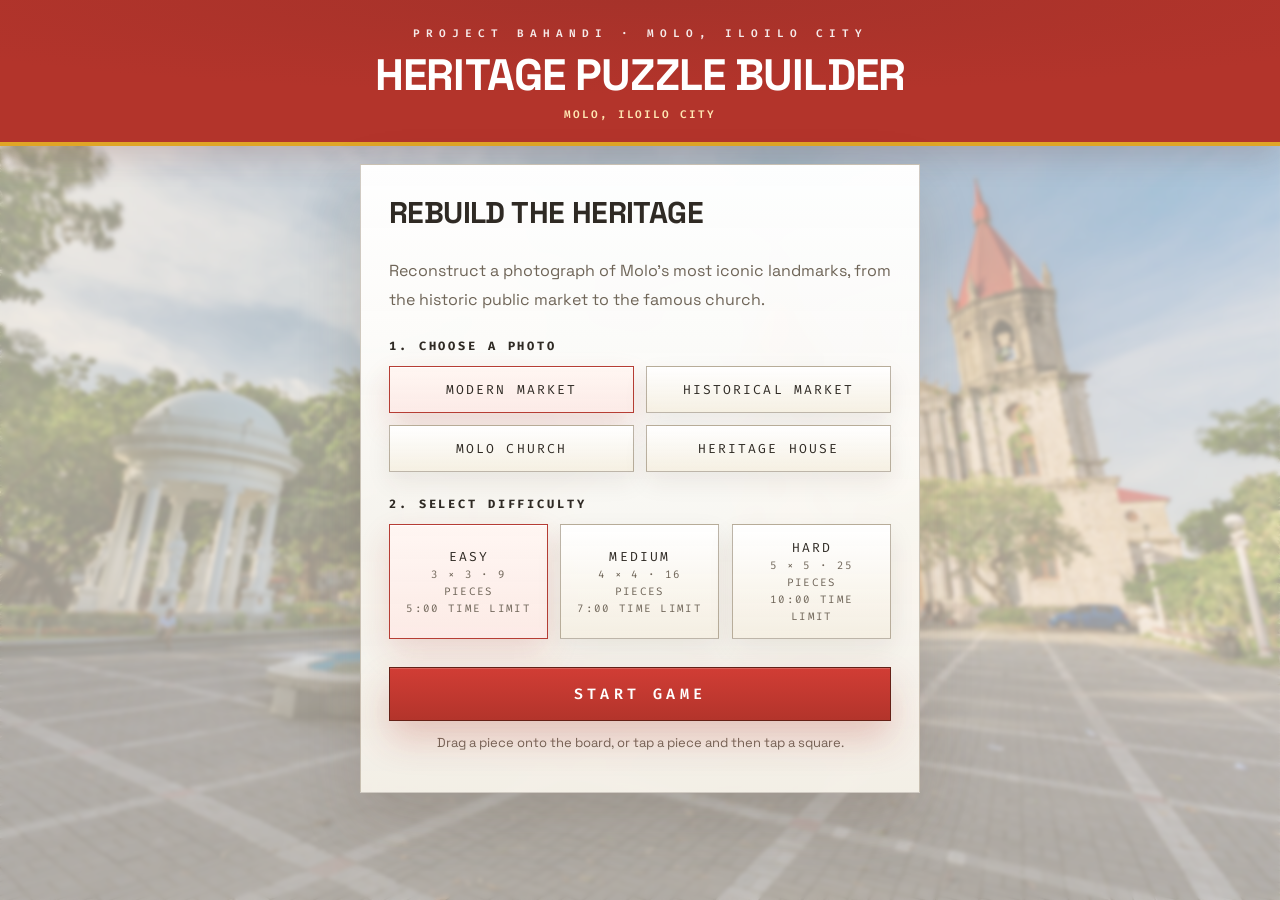
<file: index.html>
<!DOCTYPE html>
<html lang="en">
<head>
  <meta charset="UTF-8" />
  <meta name="viewport" content="width=device-width, initial-scale=1" />
  <title>Heritage Puzzle Builder | Project Bahandi: Molo Public Market</title>

  <link rel="preconnect" href="https://fonts.googleapis.com">
  <link rel="preconnect" href="https://fonts.gstatic.com" crossorigin>
  <link href="https://fonts.googleapis.com/css2?family=Fira+Code:wght@400;500;600&family=Space+Grotesk:wght@400;500;600;700&display=swap" rel="stylesheet">

  <link rel="stylesheet" href="css/style.css" />
  <link rel="preload" as="image" href="assets/molo-plaza-bg.jpg" />
</head>

<body class="plaza-bg">
  <header class="top">
    <p class="eyebrow">PROJECT BAHANDI · Molo, Iloilo City</p>
    <h1>Heritage Puzzle Builder</h1>
    <p class="site">Molo, Iloilo City</p>
  </header>

  <main>
    <!-- START SCREEN -->
    <section id="menu" class="card">
      <h2>Rebuild the heritage</h2>
      <p class="lead">
        Reconstruct a photograph of Molo's most iconic landmarks, from the historic public market to the famous church.
      </p>

      <div class="group">
        <h3>1. Choose a photo</h3>
        <div class="choices" id="photoChoices">
          <button class="choice active" data-mode="modern">Modern Market</button>
          <button class="choice" data-mode="historical">Historical Market</button>
          <button class="choice" data-mode="church">Molo Church</button>
          <button class="choice" data-mode="mansion">Heritage House</button>
        </div>
      </div>

      <div class="group">
        <h3>2. Select difficulty</h3>
        <div class="choices" id="levelChoices">
          <button class="choice active" data-n="3">
            Easy<br />
            <small>3 × 3 · 9 pieces<br />5:00 time limit</small>
          </button>
          <button class="choice" data-n="4">
            Medium<br />
            <small>4 × 4 · 16 pieces<br />7:00 time limit</small>
          </button>
          <button class="choice" data-n="5">
            Hard<br />
            <small>5 × 5 · 25 pieces<br />10:00 time limit</small>
          </button>
        </div>
      </div>

      <button id="startBtn" class="primary">Start Game</button>
      <p class="hint">Drag a piece onto the board, or tap a piece and then tap a square.</p>
      <div id="bestList" class="best"></div>
    </section>

    <!-- GAME SCREEN -->
    <section id="game" class="hidden">
      <div class="stats">
        <div id="timeBox"><span>Time left</span><strong id="time">00:00</strong></div>
        <div><span>Score</span><strong id="score">0</strong></div>
        <div><span>Placed</span><strong id="placed">0/0</strong></div>
        <div><span>Mistakes</span><strong id="mistakes">0</strong></div>
      </div>

      <div class="play">
        <div class="boardWrap">
          <div id="board" class="board" aria-label="Puzzle board"></div>
          <div id="peek" class="peek hidden"></div>
        </div>

        <aside class="trayWrap">
          <h3>Puzzle pieces</h3>
          <div id="tray" class="tray"></div>
        </aside>
      </div>

      <div class="actions">
        <button id="peekBtn">Hold to preview</button>
        <button id="soundBtn">Sound: On</button>
        <button id="musicBtn">Music: On</button>
        <button id="restartBtn">Restart</button>
        <button id="menuBtn">Menu</button>
      </div>
    </section>
  </main>

  <!-- PREVIEW SCREEN -->
  <div id="preview" class="modal hidden" role="dialog" aria-modal="true" aria-labelledby="previewTitle">
    <div class="modalBox previewBox">
      <p class="eyebrow">Get ready</p>
      <h2 id="previewTitle">This is the photo you will rebuild</h2>
      <p id="previewInfo" class="previewInfo"></p>
      <img id="previewImg" class="previewImg" alt="Preview of the puzzle photo" />
      <p class="hint">Take a good look. The countdown starts when you press Start Puzzle.</p>
      <div class="actions">
        <button id="beginBtn" class="primary">Start Puzzle</button>
        <button id="previewBackBtn">Back</button>
      </div>
    </div>
  </div>

  <!-- TIME'S UP SCREEN -->
  <div id="timeup" class="modal hidden" role="dialog" aria-modal="true" aria-labelledby="timeupTitle">
    <div class="modalBox">
      <div class="badge badgeRed">!</div>
      <h2 id="timeupTitle">Time's up!</h2>
      <p id="timeupInfo" class="previewInfo"></p>
      <div class="result">
        <div><span>Placed</span><strong id="tuPlaced"></strong></div>
        <div><span>Score</span><strong id="tuScore"></strong></div>
        <div><span>Mistakes</span><strong id="tuMistakes"></strong></div>
      </div>
      <p class="hint">Don't give up! Try again and beat the clock.</p>
      <div class="actions">
        <button id="retryBtn" class="primary">Try Again</button>
        <button id="timeupMenuBtn">Menu</button>
      </div>
    </div>
  </div>

  <!-- RESULT MODAL -->
  <div id="modal" class="modal hidden" role="dialog" aria-modal="true" aria-labelledby="modalTitle">
    <div class="modalBox">
      <div class="badge">★</div>
      <h2 id="modalTitle">Puzzle Complete!</h2>
      <div class="result">
        <div><span>Time</span><strong id="rTime"></strong></div>
        <div><span>Final score</span><strong id="rScore"></strong></div>
        <div><span>Mistakes</span><strong id="rMistakes"></strong></div>
      </div>
      <p id="newBest" class="newBest hidden">New best score!</p>
      <h3>About Molo, Iloilo City</h3>
      <p id="factMain"></p>
      <ul id="factList"></ul>
      <div class="actions">
        <button id="againBtn" class="primary">Play Again</button>
        <button id="modalMenuBtn">Menu</button>
      </div>
    </div>
  </div>

  <script src="js/script.js"></script>
</body>
</html>
</file>
<file: css/style.css>
:root {
  --bg: #fbf3e4;
  --ink: #2f2a24;
  --muted: #6f6558;
  --red: #b3342b;
  --gold: #e0a526;
  --green: #2e7d4f;
  --card: #ffffff;
  --line: #e3d5bb;
  --board: min(92vw, 480px);

  /* Page background: Molo Plaza photo + transparent light cover */
  --photo: url("../assets/molo-plaza-bg.jpg");
  --photo-veil: rgba(251, 243, 228, 0.62);
  --glass: rgba(255, 255, 255, 0.86);
  --glass-blur: blur(10px);
}

* {
  box-sizing: border-box;
}

body {
  margin: 0;
  font-family: "Space Grotesk", "Helvetica Neue", Arial, sans-serif;
  background: var(--bg);
  color: var(--ink);
  min-height: 100vh;
  -webkit-font-smoothing: antialiased;
  -moz-osx-font-smoothing: grayscale;
}

/* ---------- Page background: Molo Plaza photo + light cover ---------- */
/* Scoped to <body class="plaza-bg"> (index.html) so other pages keep their own background. */
.plaza-bg {
  overflow-x: hidden;
}

/* Layer 1 - Photo */
.plaza-bg::before {
  content: "";
  position: fixed;
  inset: 0;
  z-index: 0;
  pointer-events: none;
  background-image: var(--photo);
  background-size: cover;
  background-position: center center;
  background-repeat: no-repeat;
  opacity: 0;
  transition: opacity 0.6s ease;
}

/* Layer 2 - Light cover */
.plaza-bg::after {
  content: "";
  position: fixed;
  inset: 0;
  z-index: 0;
  pointer-events: none;
  background: var(--photo-veil);
  -webkit-backdrop-filter: blur(2px) saturate(1.05);
  backdrop-filter: blur(2px) saturate(1.05);
}

.plaza-bg.bg-ready::before {
  opacity: 1;
}

/* Keep content above background layers */
.plaza-bg > * {
  position: relative;
  z-index: 1;
}

/* No JS - show photo immediately */
@media (scripting: none) {
  .plaza-bg::before {
    opacity: 1;
  }
}

/* Reduced motion */
@media (prefers-reduced-motion: reduce) {
  .plaza-bg::before {
    transition: none;
  }
}

.hidden {
  display: none !important;
}

/* Header */
.top {
  text-align: center;
  padding: 26px 16px 14px;
  background: radial-gradient(120% 120% at 50% 0%, #a6322a 0%, var(--red) 55%);
  color: #fff;
  border-bottom: 4px solid var(--gold);
  box-shadow: 0 10px 30px rgba(120, 40, 30, 0.18);
}

.top .eyebrow {
  margin: 0;
  font-size: 11px;
  letter-spacing: 6px;
  text-transform: uppercase;
  opacity: 0.9;
  font-weight: 600;
  font-family: "Fira Code", "Courier New", monospace;
}

.top h1 {
  margin: 6px 0 4px;
  font-size: clamp(26px, 6vw, 44px);
  font-weight: 700;
  letter-spacing: -0.02em;
  text-transform: uppercase;
}

.top .site {
  margin: 0 0 6px;
  font-weight: 600;
  color: #ffe7b3;
  letter-spacing: 0.18em;
  text-transform: uppercase;
  font-size: 11px;
  font-family: "Fira Code", "Courier New", monospace;
}

main {
  max-width: 900px;
  margin: 0 auto;
  padding: 18px 14px 40px;
}

/* Card */
.card {
  background: linear-gradient(180deg, rgba(255, 255, 255, 0.98) 0%, rgba(248, 244, 235, 0.92) 100%);
  -webkit-backdrop-filter: var(--glass-blur);
  backdrop-filter: var(--glass-blur);
  border: 1px solid rgba(90, 70, 40, 0.28);
  border-radius: 0;
  padding: 28px;
  box-shadow: 0 26px 60px rgba(60, 40, 20, 0.16);
  max-width: 560px;
  margin: 0 auto;
}

.card h2 {
  margin-top: 0;
  font-size: clamp(22px, 4vw, 30px);
  letter-spacing: -0.02em;
  text-transform: uppercase;
}

.lead {
  color: var(--muted);
  line-height: 1.8;
}

.group h3 {
  margin: 24px 0 12px;
  font-size: 12px;
  text-transform: uppercase;
  letter-spacing: 0.24em;
  color: var(--ink);
  font-family: "Fira Code", "Courier New", monospace;
}

/* Choice Buttons */
.choices {
  display: flex;
  gap: 12px;
  flex-wrap: wrap;
}

.choice {
  flex: 1 1 120px;
  padding: 14px;
  border: 1px solid rgba(90, 70, 40, 0.4);
  border-radius: 0;
  background: linear-gradient(180deg, rgba(255, 255, 255, 0.98) 0%, rgba(245, 239, 226, 0.95) 100%);
  font-family: "Fira Code", "Courier New", monospace;
  font-size: 13px;
  text-transform: uppercase;
  letter-spacing: 0.16em;
  cursor: pointer;
  color: var(--ink);
  box-shadow: inset 0 1px 0 rgba(255, 255, 255, 0.8), 0 10px 24px rgba(60, 40, 20, 0.08);
  text-align: center;
}

.choice small {
  font-weight: 400;
  color: var(--muted);
  letter-spacing: 0.12em;
  text-transform: uppercase;
}

.choice.active {
  border-color: rgba(179, 52, 43, 0.95);
  background: linear-gradient(180deg, rgba(255, 246, 242, 0.98) 0%, rgba(252, 234, 230, 0.96) 100%);
  box-shadow: inset 0 1px 0 rgba(255, 255, 255, 0.9), 0 14px 30px rgba(179, 52, 43, 0.16);
}

/* Buttons */
button {
  font: inherit;
}

.primary {
  display: block;
  width: 100%;
  margin-top: 28px;
  padding: 16px;
  border: 1px solid rgba(90, 30, 20, 0.9);
  border-radius: 0;
  background: linear-gradient(180deg, #d13d35 0%, var(--red) 100%);
  color: #fff;
  font-family: "Fira Code", "Courier New", monospace;
  font-size: 15px;
  font-weight: 600;
  letter-spacing: 0.28em;
  text-transform: uppercase;
  cursor: pointer;
  box-shadow: inset 0 1px 0 rgba(255, 255, 255, 0.18), 0 18px 36px rgba(179, 52, 43, 0.24);
}

.primary:hover {
  background: linear-gradient(180deg, #e0453d 0%, #962a22 100%);
}

.hint {
  text-align: center;
  color: var(--muted);
  font-size: 13px;
}

.best {
  font-size: 13px;
  color: var(--muted);
  border-top: 1px dashed var(--line);
  margin-top: 14px;
  padding-top: 10px;
}

.best:empty {
  display: none;
}

/* Game */
.stats {
  display: grid;
  grid-template-columns: repeat(4, 1fr);
  gap: 8px;
  margin-bottom: 14px;
}

.stats div {
  background: var(--glass);
  -webkit-backdrop-filter: var(--glass-blur);
  backdrop-filter: var(--glass-blur);
  border: 1px solid var(--line);
  border-radius: 12px;
  padding: 8px;
  text-align: center;
}

.stats span {
  display: block;
  font-size: 11px;
  text-transform: uppercase;
  letter-spacing: 1px;
  color: var(--muted);
}

.stats strong {
  font-size: 20px;
}

/* Countdown warning */
.stats div.low {
  background: rgba(253, 235, 232, 0.92);
  border-color: var(--red);
}

.stats div.low strong {
  color: var(--red);
  animation: blink 1s steps(2, start) infinite;
}

@keyframes blink {
  50% {
    opacity: 0.35;
  }
}

.badge.badgeRed {
  background: var(--red);
}

.play {
  display: flex;
  gap: 18px;
  justify-content: center;
  align-items: flex-start;
  flex-wrap: wrap;
}

.boardWrap {
  position: relative;
  width: var(--board);
  height: var(--board);
}

.board {
  width: 100%;
  height: 100%;
  display: grid;
  border: 4px solid #7a4a1d;
  border-radius: 8px;
  background: #e9dcc2;
  overflow: hidden;
}

.slot {
  border: 1px dashed rgba(122, 74, 29, 0.35);
  position: relative;
}

#photoChoices .choice {
  flex: 1 1 45%;
}

.slot.over {
  background: rgba(224, 165, 38, 0.35);
}

.slot.ready {
  cursor: pointer;
}

/* Pieces */
.piece {
  background-repeat: no-repeat;
  border: 1px solid rgba(0, 0, 0, 0.25);
  border-radius: 4px;
  cursor: grab;
  touch-action: none;
  user-select: none;
  -webkit-user-select: none;
  flex: 0 0 auto;
}

.piece.selected {
  outline: 3px solid var(--gold);
  outline-offset: 1px;
}

.piece.locked {
  width: 100%;
  height: 100%;
  border: 0;
  border-radius: 0;
  cursor: default;
  animation: pop 0.35s ease;
}

.piece.ghost {
  position: fixed;
  z-index: 50;
  pointer-events: none;
  opacity: 0.9;
  box-shadow: 0 10px 24px rgba(0, 0, 0, 0.35);
  transform: scale(1.08);
}

.piece.shake {
  animation: shake 0.35s;
}

@keyframes pop {
  0% {
    transform: scale(1.2);
    filter: brightness(1.4);
  }
  100% {
    transform: scale(1);
    filter: none;
  }
}

@keyframes shake {
  0%,
  100% {
    transform: translateX(0);
  }
  25% {
    transform: translateX(-6px);
  }
  75% {
    transform: translateX(6px);
  }
}

.peek {
  position: absolute;
  inset: 0;
  border: 4px solid var(--gold);
  border-radius: 8px;
  background-size: 100% 100%;
  opacity: 0.96;
  pointer-events: none;
}

/* Tray */
.trayWrap {
  width: var(--board);
  max-width: 100%;
}

@media (min-width: 980px) {
  .trayWrap {
    width: 260px;
  }
}

.trayWrap h3 {
  margin: 0 0 8px;
  font-size: 14px;
  color: var(--muted);
}

.tray {
  display: flex;
  flex-wrap: wrap;
  gap: 6px;
  justify-content: center;
  padding: 10px;
  min-height: 90px;
  background: var(--glass);
  -webkit-backdrop-filter: var(--glass-blur);
  backdrop-filter: var(--glass-blur);
  border: 1px solid var(--line);
  border-radius: 12px;
  max-height: 520px;
  overflow-y: auto;
}

/* Actions */
.actions {
  display: flex;
  gap: 10px;
  justify-content: center;
  margin-top: 16px;
  flex-wrap: wrap;
}

.actions button {
  padding: 10px 22px;
  border: 1px solid rgba(90, 70, 40, 0.4);
  border-radius: 0;
  background: linear-gradient(180deg, rgba(255, 255, 255, 0.98) 0%, rgba(245, 239, 226, 0.95) 100%);
  cursor: pointer;
  font-family: "Fira Code", "Courier New", monospace;
  font-weight: 500;
  font-size: 12px;
  letter-spacing: 0.18em;
  text-transform: uppercase;
  color: var(--ink);
  box-shadow: inset 0 1px 0 rgba(255, 255, 255, 0.8), 0 10px 24px rgba(60, 40, 20, 0.08);
}

.actions button.primary {
  width: auto;
  margin: 0;
  border: 1px solid rgba(90, 30, 20, 0.9);
  background: linear-gradient(180deg, #d13d35 0%, var(--red) 100%);
  color: #fff;
  font-size: 12px;
  letter-spacing: 0.28em;
  text-transform: uppercase;
  box-shadow: inset 0 1px 0 rgba(255, 255, 255, 0.18), 0 16px 32px rgba(179, 52, 43, 0.24);
}

/* Modal */
.modal {
  position: fixed;
  inset: 0;
  background: rgba(30, 20, 5, 0.65);
  display: flex;
  align-items: center;
  justify-content: center;
  padding: 14px;
  z-index: 100;
}

.modalBox {
  background: rgba(255, 253, 248, 0.95);
  -webkit-backdrop-filter: var(--glass-blur);
  backdrop-filter: var(--glass-blur);
  border-radius: 0;
  max-width: 520px;
  width: 100%;
  max-height: 92vh;
  overflow-y: auto;
  padding: 24px;
  text-align: center;
  border-top: 8px solid var(--gold);
  animation: pop 0.4s ease;
}

.modalBox h2 {
  margin: 6px 0 12px;
}

.badge {
  width: 64px;
  height: 64px;
  margin: 0 auto;
  border-radius: 50%;
  background: var(--gold);
  color: #fff;
  font-size: 34px;
  line-height: 64px;
}

.result {
  display: grid;
  grid-template-columns: repeat(3, 1fr);
  gap: 8px;
  margin-bottom: 8px;
}

.result div {
  background: #fdf3df;
  border-radius: 10px;
  padding: 8px;
}

.result span {
  display: block;
  font-size: 11px;
  text-transform: uppercase;
  color: var(--muted);
  letter-spacing: 1px;
}

.result strong {
  font-size: 20px;
}

.newBest {
  color: var(--green);
  font-weight: 700;
  margin: 6px 0;
}

.modalBox h3 {
  margin-bottom: 4px;
  color: var(--red);
}

#factMain {
  text-align: left;
  line-height: 1.5;
  margin-top: 4px;
}

#factList {
  text-align: left;
  line-height: 1.5;
  padding-left: 20px;
}

/* Preview */
.previewBox {
  max-width: 480px;
}

.previewBox .eyebrow {
  margin: 0;
  font-size: 12px;
  letter-spacing: 2px;
  text-transform: uppercase;
  color: var(--red);
  font-weight: 700;
}

.previewBox h2 {
  font-size: clamp(18px, 4.5vw, 22px);
}

.previewInfo {
  margin: 0 0 12px;
  color: var(--muted);
  font-weight: 600;
}

.previewImg {
  display: block;
  width: min(100%, 380px);
  aspect-ratio: 1 / 1;
  object-fit: cover;
  margin: 0 auto 10px;
  border: 4px solid #7a4a1d;
  border-radius: 8px;
  background: #e9dcc2;
}

/* Button interactions */
button,
.choice,
.primary,
.actions button {
  transition: background 0.2s ease, border-color 0.2s ease, box-shadow 0.2s ease, transform 0.2s ease, filter 0.2s ease;
  will-change: transform;
}

/* Choice hover/active */
.choice:hover:not(.active) {
  background: linear-gradient(180deg, rgba(255, 255, 255, 1) 0%, rgba(249, 244, 232, 1) 100%);
  border-color: rgba(179, 52, 43, 0.8);
  box-shadow: inset 0 1px 0 rgba(255, 255, 255, 0.9), 0 14px 28px rgba(60, 40, 20, 0.12);
  transform: translateY(-2px);
}

.choice:active:not(.active) {
  transform: translateY(-1px);
  box-shadow: inset 0 1px 0 rgba(255, 255, 255, 0.85), 0 10px 20px rgba(60, 40, 20, 0.1);
}

.choice.active:hover {
  filter: none;
}

/* Primary hover/active */
.primary:hover {
  background: linear-gradient(180deg, #e0453d 0%, #962a22 100%);
  box-shadow: inset 0 1px 0 rgba(255, 255, 255, 0.22), 0 20px 38px rgba(150, 42, 34, 0.28);
  transform: translateY(-2px);
}

.primary:active {
  background: linear-gradient(180deg, #b6322a 0%, #86241d 100%);
  transform: translateY(-1px);
  box-shadow: inset 0 1px 0 rgba(255, 255, 255, 0.16), 0 14px 28px rgba(150, 42, 34, 0.26);
}

/* Action buttons hover/active */
.actions button:hover:not(.primary) {
  background: linear-gradient(180deg, rgba(255, 255, 255, 1) 0%, rgba(249, 244, 232, 1) 100%);
  border-color: rgba(179, 52, 43, 0.6);
  box-shadow: inset 0 1px 0 rgba(255, 255, 255, 0.9), 0 14px 28px rgba(60, 40, 20, 0.12);
  transform: translateY(-2px);
}

.actions button:active:not(.primary) {
  transform: translateY(-1px);
  box-shadow: inset 0 1px 0 rgba(255, 255, 255, 0.85), 0 10px 20px rgba(60, 40, 20, 0.1);
}

.actions button.primary:hover {
  background: linear-gradient(180deg, #e0453d 0%, #962a22 100%);
  box-shadow: inset 0 1px 0 rgba(255, 255, 255, 0.22), 0 20px 38px rgba(150, 42, 34, 0.28);
  transform: translateY(-2px);
}

/* Focus states */
button:focus-visible,
.choice:focus-visible {
  outline: 1px solid rgba(224, 165, 38, 0.95);
  outline-offset: 4px;
  box-shadow: 0 0 0 4px rgba(224, 165, 38, 0.16);
}

/* Reduced motion */
@media (prefers-reduced-motion: reduce) {
  button,
  .choice,
  .primary,
  .actions button {
    transition: none;
    will-change: auto;
  }

  .choice:hover:not(.active),
  .choice:active:not(.active),
  .primary:hover,
  .primary:active,
  .actions button:hover:not(.primary),
  .actions button:active:not(.primary),
  .actions button.primary:hover {
    transform: none;
    box-shadow: none;
  }
}

/* Responsive */
@media (max-width: 480px) {
  .stats strong {
    font-size: 16px;
  }

  .card {
    padding: 16px;
  }
}
</file>
